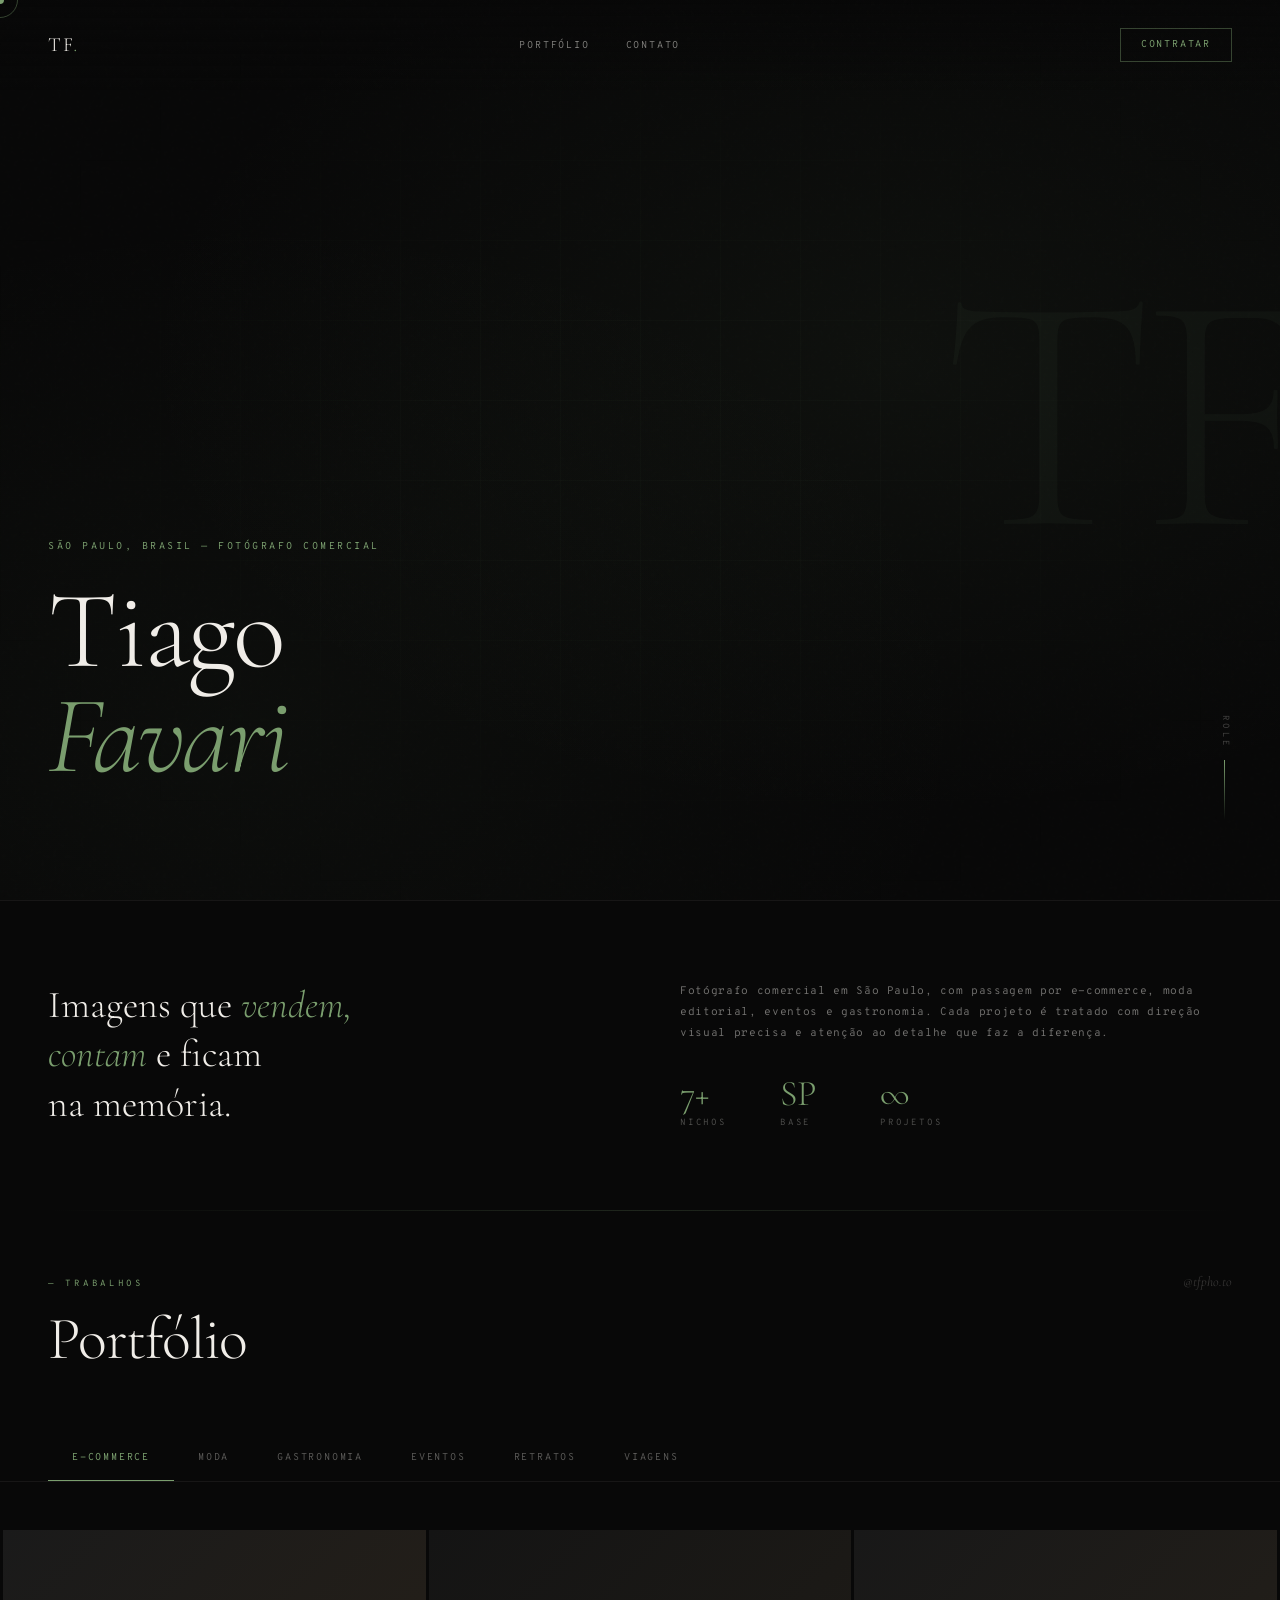
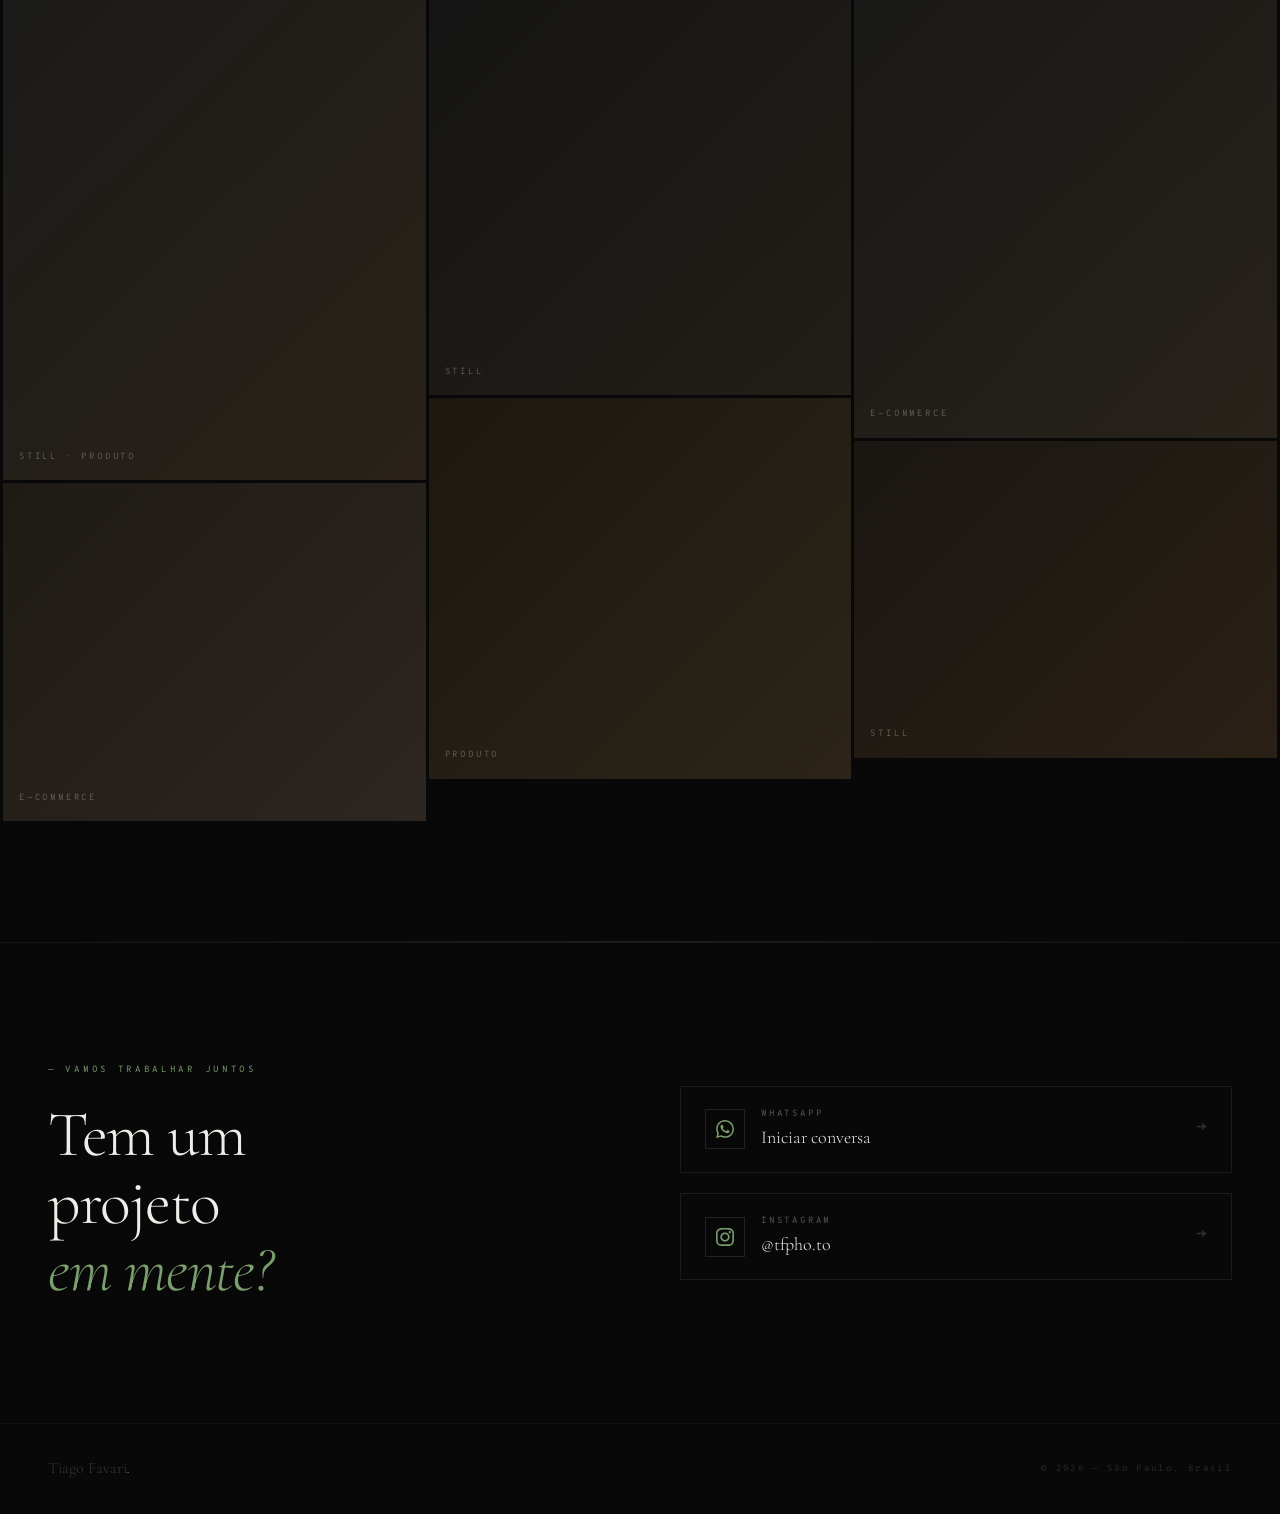
<file: uploads/tiago-favari-portfolio.html>
<!DOCTYPE html>
<html lang="pt-BR">
<head>
<meta charset="UTF-8">
<meta name="viewport" content="width=device-width, initial-scale=1.0">
<title>Tiago Favari — Fotografia</title>
<link rel="preconnect" href="https://fonts.googleapis.com">
<link href="https://fonts.googleapis.com/css2?family=Cormorant+Garamond:ital,wght@0,300;0,400;1,300;1,400&family=Overpass+Mono:wght@300;400&display=swap" rel="stylesheet">
<style>
  :root {
    --black: #080808;
    --white: #f0ede8;
    --gray: #1a1a1a;
    --gray-mid: #2e2e2e;
    --accent: #7a9e6e;
    --text-muted: #666;
    --font-serif: 'Cormorant Garamond', Georgia, serif;
    --font-mono: 'Overpass Mono', monospace;
  }

  *, *::before, *::after { box-sizing: border-box; margin: 0; padding: 0; }

  html { scroll-behavior: smooth; }

  body {
    background: var(--black);
    color: var(--white);
    font-family: var(--font-mono);
    font-size: 13px;
    line-height: 1.6;
    cursor: none;
    overflow-x: hidden;
  }

  /* CUSTOM CURSOR */
  .cursor {
    position: fixed;
    width: 8px; height: 8px;
    background: var(--accent);
    border-radius: 50%;
    pointer-events: none;
    z-index: 9999;
    transform: translate(-50%, -50%);
    transition: width 0.2s, height 0.2s, opacity 0.2s;
  }
  .cursor-ring {
    position: fixed;
    width: 36px; height: 36px;
    border: 1px solid rgba(122,158,110,0.4);
    border-radius: 50%;
    pointer-events: none;
    z-index: 9998;
    transform: translate(-50%, -50%);
    transition: transform 0.12s ease-out, width 0.2s, height 0.2s;
  }
  body:has(a:hover) .cursor, body:has(button:hover) .cursor { width: 14px; height: 14px; }
  body:has(a:hover) .cursor-ring, body:has(button:hover) .cursor-ring { width: 60px; height: 60px; }

  /* NAV */
  nav {
    position: fixed;
    top: 0; left: 0; right: 0;
    z-index: 100;
    display: flex;
    justify-content: space-between;
    align-items: center;
    padding: 28px 48px;
    mix-blend-mode: normal;
  }
  nav::before {
    content: '';
    position: absolute;
    inset: 0;
    background: linear-gradient(to bottom, rgba(8,8,8,0.95) 0%, transparent 100%);
    pointer-events: none;
  }
  .nav-logo {
    font-family: var(--font-serif);
    font-size: 20px;
    font-weight: 300;
    letter-spacing: 0.08em;
    color: var(--white);
    text-decoration: none;
    position: relative;
  }
  .nav-logo span { color: var(--accent); font-style: italic; }

  .nav-links {
    display: flex;
    gap: 36px;
    list-style: none;
    position: relative;
  }
  .nav-links a {
    font-family: var(--font-mono);
    font-size: 10px;
    letter-spacing: 0.18em;
    text-transform: uppercase;
    color: rgba(240,237,232,0.5);
    text-decoration: none;
    transition: color 0.3s;
  }
  .nav-links a:hover { color: var(--accent); }

  .nav-contact-btn {
    font-family: var(--font-mono);
    font-size: 10px;
    letter-spacing: 0.18em;
    text-transform: uppercase;
    color: var(--accent);
    background: transparent;
    border: 1px solid rgba(122,158,110,0.4);
    padding: 8px 20px;
    cursor: none;
    text-decoration: none;
    transition: background 0.3s, color 0.3s;
    position: relative;
  }
  .nav-contact-btn:hover {
    background: var(--accent);
    color: var(--black);
  }

  /* HERO */
  #hero {
    height: 100vh;
    display: flex;
    flex-direction: column;
    justify-content: flex-end;
    padding: 0 48px 80px;
    position: relative;
    overflow: hidden;
  }

  .hero-bg {
    position: absolute;
    inset: 0;
    background:
      radial-gradient(ellipse at 70% 40%, rgba(122,158,110,0.06) 0%, transparent 60%),
      radial-gradient(ellipse at 20% 80%, rgba(122,158,110,0.04) 0%, transparent 50%);
  }

  .hero-grid {
    position: absolute;
    inset: 0;
    background-image:
      linear-gradient(rgba(122,158,110,0.03) 1px, transparent 1px),
      linear-gradient(90deg, rgba(122,158,110,0.03) 1px, transparent 1px);
    background-size: 80px 80px;
    mask-image: radial-gradient(ellipse at center, black 20%, transparent 80%);
  }

  .hero-number {
    font-family: var(--font-serif);
    font-size: clamp(180px, 28vw, 340px);
    font-weight: 300;
    color: rgba(122,158,110,0.05);
    position: absolute;
    right: -20px;
    top: 50%;
    transform: translateY(-60%);
    line-height: 1;
    user-select: none;
    letter-spacing: -0.04em;
  }

  .hero-tag {
    font-family: var(--font-mono);
    font-size: 10px;
    letter-spacing: 0.25em;
    text-transform: uppercase;
    color: var(--accent);
    margin-bottom: 24px;
    opacity: 0;
    animation: fadeUp 0.8s ease forwards 0.3s;
  }

  .hero-title {
    font-family: var(--font-serif);
    font-size: clamp(52px, 9vw, 110px);
    font-weight: 300;
    line-height: 0.95;
    letter-spacing: -0.02em;
    margin-bottom: 32px;
    opacity: 0;
    animation: fadeUp 0.9s ease forwards 0.5s;
  }
  .hero-title em {
    font-style: italic;
    color: var(--accent);
  }

  .hero-desc {
    font-family: var(--font-mono);
    font-size: 11px;
    color: rgba(240,237,232,0.4);
    letter-spacing: 0.1em;
    max-width: 320px;
    opacity: 0;
    animation: fadeUp 0.9s ease forwards 0.7s;
  }

  .hero-scroll {
    position: absolute;
    right: 48px;
    bottom: 80px;
    writing-mode: vertical-rl;
    font-family: var(--font-mono);
    font-size: 9px;
    letter-spacing: 0.25em;
    text-transform: uppercase;
    color: rgba(240,237,232,0.25);
    display: flex;
    align-items: center;
    gap: 12px;
    opacity: 0;
    animation: fadeUp 1s ease forwards 1.2s;
  }
  .hero-scroll::after {
    content: '';
    display: block;
    width: 1px;
    height: 60px;
    background: linear-gradient(to bottom, var(--accent), transparent);
  }

  @keyframes fadeUp {
    from { opacity: 0; transform: translateY(30px); }
    to { opacity: 1; transform: translateY(0); }
  }

  /* ABOUT STRIP */
  .about-strip {
    padding: 80px 48px;
    display: grid;
    grid-template-columns: 1fr 1fr;
    gap: 80px;
    border-top: 1px solid rgba(240,237,232,0.06);
  }
  .about-left {
    font-family: var(--font-serif);
    font-size: clamp(26px, 3vw, 38px);
    font-weight: 300;
    line-height: 1.3;
    color: var(--white);
  }
  .about-left em { color: var(--accent); font-style: italic; }
  .about-right {
    display: flex;
    flex-direction: column;
    justify-content: center;
    gap: 24px;
  }
  .about-right p {
    font-family: var(--font-mono);
    font-size: 11px;
    color: rgba(240,237,232,0.45);
    line-height: 1.9;
    letter-spacing: 0.06em;
  }
  .stats {
    display: flex;
    gap: 48px;
    margin-top: 8px;
    align-items: flex-end;
  }
  .stats > div {
    display: flex;
    flex-direction: column;
    align-items: flex-start;
  }
  .stat-num {
    font-family: var(--font-serif);
    font-size: 36px;
    font-weight: 300;
    color: var(--accent);
    line-height: 1;
    min-width: 52px;
    display: inline-block;
    text-align: left;
  }
  .stat-label {
    font-family: var(--font-mono);
    font-size: 9px;
    letter-spacing: 0.2em;
    text-transform: uppercase;
    color: rgba(240,237,232,0.3);
    margin-top: 4px;
  }

  /* PORTFOLIO SECTION */
  .portfolio-section {
    padding: 0 0 120px;
  }

  .section-header {
    display: flex;
    align-items: baseline;
    justify-content: space-between;
    padding: 60px 48px 48px;
  }
  .section-label {
    font-family: var(--font-mono);
    font-size: 9px;
    letter-spacing: 0.3em;
    text-transform: uppercase;
    color: var(--accent);
  }
  .section-title {
    font-family: var(--font-serif);
    font-size: clamp(36px, 5vw, 60px);
    font-weight: 300;
    letter-spacing: -0.02em;
  }
  .section-count {
    font-family: var(--font-serif);
    font-size: 14px;
    color: rgba(240,237,232,0.2);
    font-style: italic;
  }

  /* CATEGORY TABS */
  .category-tabs {
    display: flex;
    gap: 0;
    padding: 0 48px;
    margin-bottom: 48px;
    border-bottom: 1px solid rgba(240,237,232,0.06);
    overflow-x: auto;
    scrollbar-width: none;
  }
  .category-tabs::-webkit-scrollbar { display: none; }

  .tab-btn {
    font-family: var(--font-mono);
    font-size: 10px;
    letter-spacing: 0.18em;
    text-transform: uppercase;
    color: rgba(240,237,232,0.35);
    background: none;
    border: none;
    border-bottom: 2px solid transparent;
    padding: 16px 24px;
    cursor: none;
    transition: color 0.3s, border-color 0.3s;
    white-space: nowrap;
    margin-bottom: -1px;
  }
  .tab-btn:hover { color: var(--white); }
  .tab-btn.active {
    color: var(--accent);
    border-bottom-color: var(--accent);
  }

  /* MASONRY GRID */
  .photo-grid {
    columns: 3;
    column-gap: 3px;
    padding: 0 3px;
  }
  @media (max-width: 900px) { .photo-grid { columns: 2; } }
  @media (max-width: 560px) { .photo-grid { columns: 1; } }

  .photo-item {
    break-inside: avoid;
    margin-bottom: 3px;
    position: relative;
    overflow: hidden;
    background: var(--gray);
    display: block;
  }
  .photo-item img {
    width: 100%;
    display: block;
    filter: grayscale(20%);
    transition: transform 0.6s cubic-bezier(0.25,0.46,0.45,0.94), filter 0.4s;
  }
  .photo-item:hover img {
    transform: scale(1.04);
    filter: grayscale(0%);
  }

  /* Placeholder photos with gradient */
  .photo-placeholder {
    width: 100%;
    display: block;
    background: var(--gray);
    position: relative;
    overflow: hidden;
  }
  .photo-placeholder::before {
    content: '';
    display: block;
  }
  .photo-placeholder::after {
    content: attr(data-label);
    position: absolute;
    bottom: 16px;
    left: 16px;
    font-family: var(--font-mono);
    font-size: 9px;
    letter-spacing: 0.2em;
    text-transform: uppercase;
    color: rgba(240,237,232,0.3);
  }

  .photo-overlay {
    position: absolute;
    inset: 0;
    background: linear-gradient(to top, rgba(8,8,8,0.7) 0%, transparent 50%);
    opacity: 0;
    transition: opacity 0.4s;
    display: flex;
    align-items: flex-end;
    padding: 20px;
  }
  .photo-item:hover .photo-overlay { opacity: 1; }
  .photo-caption {
    font-family: var(--font-serif);
    font-size: 15px;
    font-style: italic;
    color: var(--white);
    font-weight: 300;
  }

  /* Category panel */
  .category-panel { display: none; }
  .category-panel.active { display: block; }

  /* CONTACT SECTION */
  #contato {
    padding: 120px 48px;
    border-top: 1px solid rgba(240,237,232,0.06);
    display: grid;
    grid-template-columns: 1fr 1fr;
    gap: 80px;
    align-items: center;
  }
  .contact-left {}
  .contact-eyebrow {
    font-family: var(--font-mono);
    font-size: 9px;
    letter-spacing: 0.3em;
    text-transform: uppercase;
    color: var(--accent);
    margin-bottom: 24px;
  }
  .contact-headline {
    font-family: var(--font-serif);
    font-size: clamp(36px, 5vw, 64px);
    font-weight: 300;
    line-height: 1.05;
    letter-spacing: -0.02em;
  }
  .contact-headline em { color: var(--accent); font-style: italic; }

  .contact-links {
    display: flex;
    flex-direction: column;
    gap: 20px;
  }
  .contact-link {
    display: flex;
    align-items: center;
    gap: 16px;
    text-decoration: none;
    color: var(--white);
    padding: 20px 24px;
    border: 1px solid rgba(240,237,232,0.08);
    transition: border-color 0.3s, background 0.3s;
    position: relative;
    overflow: hidden;
  }
  .contact-link::before {
    content: '';
    position: absolute;
    left: 0; top: 0; bottom: 0;
    width: 0;
    background: rgba(122,158,110,0.06);
    transition: width 0.4s ease;
  }
  .contact-link:hover::before { width: 100%; }
  .contact-link:hover { border-color: rgba(122,158,110,0.3); }

  .contact-icon {
    width: 40px; height: 40px;
    border: 1px solid rgba(122,158,110,0.2);
    display: flex;
    align-items: center;
    justify-content: center;
    flex-shrink: 0;
  }
  .contact-icon svg { width: 18px; height: 18px; fill: var(--accent); }
  .contact-link-label {
    font-family: var(--font-mono);
    font-size: 9px;
    letter-spacing: 0.2em;
    text-transform: uppercase;
    color: rgba(240,237,232,0.35);
  }
  .contact-link-value {
    font-family: var(--font-serif);
    font-size: 18px;
    font-weight: 300;
    margin-top: 2px;
  }
  .contact-link-arrow {
    margin-left: auto;
    font-family: var(--font-mono);
    font-size: 18px;
    color: rgba(122,158,110,0.3);
    transition: color 0.3s, transform 0.3s;
  }
  .contact-link:hover .contact-link-arrow {
    color: var(--accent);
    transform: translateX(4px);
  }

  /* FOOTER */
  footer {
    padding: 32px 48px;
    border-top: 1px solid rgba(240,237,232,0.04);
    display: flex;
    justify-content: space-between;
    align-items: center;
  }
  .footer-logo {
    font-family: var(--font-serif);
    font-size: 16px;
    font-weight: 300;
    color: rgba(240,237,232,0.2);
  }
  .footer-logo span { color: var(--accent); font-style: italic; }
  .footer-copy {
    font-family: var(--font-mono);
    font-size: 9px;
    letter-spacing: 0.15em;
    color: rgba(240,237,232,0.15);
  }

  /* DIVIDER */
  .divider {
    height: 1px;
    background: linear-gradient(to right, transparent, rgba(122,158,110,0.2), transparent);
    margin: 0 48px;
  }

  /* NOISE OVERLAY */
  body::before {
    content: '';
    position: fixed;
    inset: 0;
    background-image: url("data:image/svg+xml,%3Csvg viewBox='0 0 256 256' xmlns='http://www.w3.org/2000/svg'%3E%3Cfilter id='noise'%3E%3CfeTurbulence type='fractalNoise' baseFrequency='0.9' numOctaves='4' stitchTiles='stitch'/%3E%3C/filter%3E%3Crect width='100%25' height='100%25' filter='url(%23noise)' opacity='0.03'/%3E%3C/svg%3E");
    pointer-events: none;
    z-index: 9997;
    opacity: 0.35;
  }

  /* RESPONSIVE */
  @media (max-width: 768px) {
    body { cursor: auto; }
    .cursor, .cursor-ring { display: none; }
    .tab-btn { cursor: pointer; }
    .nav-contact-btn { cursor: pointer; }

    nav { padding: 20px 24px; }
    .nav-links { display: none; }

    #hero { padding: 0 24px 60px; }
    .hero-number { font-size: 38vw; right: -10px; }
    .hero-scroll { display: none; }

    .about-strip { grid-template-columns: 1fr; gap: 40px; padding: 60px 24px; }
    .section-header { padding: 40px 24px 32px; flex-wrap: wrap; gap: 8px; }

    .category-tabs { padding: 0 16px; -webkit-overflow-scrolling: touch; }
    .tab-btn { padding: 14px 16px; font-size: 9px; }

    .photo-grid { columns: 2; column-gap: 2px; padding: 0 2px; }
    .photo-item { margin-bottom: 2px; }

    #contato { grid-template-columns: 1fr; gap: 40px; padding: 60px 24px; }
    .contact-link { padding: 16px 18px; cursor: pointer; }

    footer { padding: 24px; flex-direction: column; gap: 12px; text-align: center; }
    .divider { margin: 0 24px; }
    .stats { gap: 32px; }
  }

  @media (max-width: 400px) {
    .photo-grid { columns: 1; }
    .hero-title { font-size: 52px; }
    .about-left { font-size: 24px; }
  }
</style>
</head>
<body>

<div class="cursor" id="cursor"></div>
<div class="cursor-ring" id="cursorRing"></div>

<!-- NAV -->
<nav>
  <a href="#hero" class="nav-logo">TF<span>.</span></a>
  <ul class="nav-links">
    <li><a href="#portfolio">Portfólio</a></li>
    <li><a href="#contato">Contato</a></li>
  </ul>
  <a href="#contato" class="nav-contact-btn">Contratar</a>
</nav>

<!-- HERO -->
<section id="hero">
  <div class="hero-bg"></div>
  <div class="hero-grid"></div>
  <div class="hero-number">TF</div>

  <div class="hero-tag">São Paulo, Brasil — Fotógrafo Comercial</div>
  <h1 class="hero-title">
    Tiago<br><em>Favari</em>
  </h1>

  <div class="hero-scroll">Role</div>
</section>

<!-- ABOUT -->
<div class="about-strip">
  <div class="about-left">
    Imagens que <em>vendem,<br>contam</em> e ficam<br>na memória.
  </div>
  <div class="about-right">
    <p>Fotógrafo comercial em São Paulo, com passagem por e-commerce, moda editorial, eventos e gastronomia. Cada projeto é tratado com direção visual precisa e atenção ao detalhe que faz a diferença.</p>
    <div class="stats">
      <div>
        <div class="stat-num">7+</div>
        <div class="stat-label">Nichos</div>
      </div>
      <div>
        <div class="stat-num">SP</div>
        <div class="stat-label">Base</div>
      </div>
      <div>
        <div class="stat-num">∞</div>
        <div class="stat-label">Projetos</div>
      </div>
    </div>
  </div>
</div>

<div class="divider"></div>

<!-- PORTFOLIO -->
<section class="portfolio-section" id="portfolio">
  <div class="section-header">
    <div>
      <div class="section-label">— Trabalhos</div>
      <h2 class="section-title">Portfólio</h2>
    </div>
    <div class="section-count">@tfpho.to</div>
  </div>

  <div class="category-tabs">
    <button class="tab-btn active" onclick="switchTab(this, 'ecommerce')">E-commerce</button>
    <button class="tab-btn" onclick="switchTab(this, 'moda')">Moda</button>
    <button class="tab-btn" onclick="switchTab(this, 'gastronomia')">Gastronomia</button>
    <button class="tab-btn" onclick="switchTab(this, 'eventos')">Eventos</button>
    <button class="tab-btn" onclick="switchTab(this, 'retratos')">Retratos</button>
    <button class="tab-btn" onclick="switchTab(this, 'viagens')">Viagens</button>
  </div>

  <!-- E-COMMERCE -->
  <div class="category-panel active" id="panel-ecommerce">
    <div class="photo-grid">
      <div class="photo-item">
        <div class="photo-placeholder" style="background: linear-gradient(135deg, #1a1a1a 0%, #2a2218 100%); padding-bottom: 130%;" data-label="Still · Produto"></div>
        <div class="photo-overlay"><div class="photo-caption">Still Life</div></div>
      </div>
      <div class="photo-item">
        <div class="photo-placeholder" style="background: linear-gradient(135deg, #1e1a14 0%, #2e2620 100%); padding-bottom: 80%;" data-label="E-commerce"></div>
        <div class="photo-overlay"><div class="photo-caption">Produto</div></div>
      </div>
      <div class="photo-item">
        <div class="photo-placeholder" style="background: linear-gradient(135deg, #141414 0%, #221e18 100%); padding-bottom: 110%;" data-label="Still"></div>
        <div class="photo-overlay"><div class="photo-caption">Packshot</div></div>
      </div>
      <div class="photo-item">
        <div class="photo-placeholder" style="background: linear-gradient(135deg, #1c1810 0%, #2c2418 100%); padding-bottom: 90%;" data-label="Produto"></div>
        <div class="photo-overlay"><div class="photo-caption">Still</div></div>
      </div>
      <div class="photo-item">
        <div class="photo-placeholder" style="background: linear-gradient(135deg, #181818 0%, #28221a 100%); padding-bottom: 120%;" data-label="E-commerce"></div>
        <div class="photo-overlay"><div class="photo-caption">E-commerce</div></div>
      </div>
      <div class="photo-item">
        <div class="photo-placeholder" style="background: linear-gradient(135deg, #1a1612 0%, #2a2016 100%); padding-bottom: 75%;" data-label="Still"></div>
        <div class="photo-overlay"><div class="photo-caption">Produto</div></div>
      </div>
    </div>
  </div>

  <!-- MODA -->
  <div class="category-panel" id="panel-moda">
    <div class="photo-grid">
      <div class="photo-item">
        <div class="photo-placeholder" style="background: linear-gradient(135deg, #141020 0%, #1e182c 100%); padding-bottom: 140%;" data-label="Moda"></div>
        <div class="photo-overlay"><div class="photo-caption">Editorial</div></div>
      </div>
      <div class="photo-item">
        <div class="photo-placeholder" style="background: linear-gradient(135deg, #1a1424 0%, #241c30 100%); padding-bottom: 85%;" data-label="Moda"></div>
        <div class="photo-overlay"><div class="photo-caption">Lookbook</div></div>
      </div>
      <div class="photo-item">
        <div class="photo-placeholder" style="background: linear-gradient(135deg, #18121e 0%, #221a28 100%); padding-bottom: 115%;" data-label="Fashion"></div>
        <div class="photo-overlay"><div class="photo-caption">Fashion</div></div>
      </div>
      <div class="photo-item">
        <div class="photo-placeholder" style="background: linear-gradient(135deg, #120e1c 0%, #1c1626 100%); padding-bottom: 95%;" data-label="Moda"></div>
        <div class="photo-overlay"><div class="photo-caption">Moda</div></div>
      </div>
      <div class="photo-item">
        <div class="photo-placeholder" style="background: linear-gradient(135deg, #161222 0%, #20182e 100%); padding-bottom: 130%;" data-label="Editorial"></div>
        <div class="photo-overlay"><div class="photo-caption">Editorial</div></div>
      </div>
      <div class="photo-item">
        <div class="photo-placeholder" style="background: linear-gradient(135deg, #1c1628 0%, #261e32 100%); padding-bottom: 78%;" data-label="Fashion"></div>
        <div class="photo-overlay"><div class="photo-caption">Fashion</div></div>
      </div>
    </div>
  </div>

  <!-- GASTRONOMIA -->
  <div class="category-panel" id="panel-gastronomia">
    <div class="photo-grid">
      <div class="photo-item">
        <div class="photo-placeholder" style="background: linear-gradient(135deg, #1a1008 0%, #2a1a0e 100%); padding-bottom: 110%;" data-label="Food"></div>
        <div class="photo-overlay"><div class="photo-caption">Gastronomia</div></div>
      </div>
      <div class="photo-item">
        <div class="photo-placeholder" style="background: linear-gradient(135deg, #180e06 0%, #281610 100%); padding-bottom: 80%;" data-label="Bebidas"></div>
        <div class="photo-overlay"><div class="photo-caption">Bebidas</div></div>
      </div>
      <div class="photo-item">
        <div class="photo-placeholder" style="background: linear-gradient(135deg, #1c120a 0%, #2c1c12 100%); padding-bottom: 125%;" data-label="Food"></div>
        <div class="photo-overlay"><div class="photo-caption">Food</div></div>
      </div>
      <div class="photo-item">
        <div class="photo-placeholder" style="background: linear-gradient(135deg, #161008 0%, #22180e 100%); padding-bottom: 90%;" data-label="Restaurante"></div>
        <div class="photo-overlay"><div class="photo-caption">Restaurante</div></div>
      </div>
      <div class="photo-item">
        <div class="photo-placeholder" style="background: linear-gradient(135deg, #1a140c 0%, #281c10 100%); padding-bottom: 105%;" data-label="Food"></div>
        <div class="photo-overlay"><div class="photo-caption">Food</div></div>
      </div>
      <div class="photo-item">
        <div class="photo-placeholder" style="background: linear-gradient(135deg, #140e06 0%, #201408 100%); padding-bottom: 75%;" data-label="Gastronomia"></div>
        <div class="photo-overlay"><div class="photo-caption">Gastronomia</div></div>
      </div>
    </div>
  </div>

  <!-- EVENTOS -->
  <div class="category-panel" id="panel-eventos">
    <div class="photo-grid">
      <div class="photo-item">
        <div class="photo-placeholder" style="background: linear-gradient(135deg, #0e0e1a 0%, #181828 100%); padding-bottom: 115%;" data-label="Eventos"></div>
        <div class="photo-overlay"><div class="photo-caption">Evento</div></div>
      </div>
      <div class="photo-item">
        <div class="photo-placeholder" style="background: linear-gradient(135deg, #0c0c18 0%, #161624 100%); padding-bottom: 82%;" data-label="Evento"></div>
        <div class="photo-overlay"><div class="photo-caption">Show</div></div>
      </div>
      <div class="photo-item">
        <div class="photo-placeholder" style="background: linear-gradient(135deg, #10101c 0%, #1a1a2a 100%); padding-bottom: 108%;" data-label="Balada"></div>
        <div class="photo-overlay"><div class="photo-caption">Balada</div></div>
      </div>
      <div class="photo-item">
        <div class="photo-placeholder" style="background: linear-gradient(135deg, #0e0e1e 0%, #18182c 100%); padding-bottom: 95%;" data-label="Evento"></div>
        <div class="photo-overlay"><div class="photo-caption">Corporativo</div></div>
      </div>
      <div class="photo-item">
        <div class="photo-placeholder" style="background: linear-gradient(135deg, #12121e 0%, #1c1c2c 100%); padding-bottom: 120%;" data-label="Evento"></div>
        <div class="photo-overlay"><div class="photo-caption">Evento</div></div>
      </div>
      <div class="photo-item">
        <div class="photo-placeholder" style="background: linear-gradient(135deg, #0a0a16 0%, #141420 100%); padding-bottom: 72%;" data-label="Show"></div>
        <div class="photo-overlay"><div class="photo-caption">Show</div></div>
      </div>
    </div>
  </div>

  <!-- RETRATOS -->
  <div class="category-panel" id="panel-retratos">
    <div class="photo-grid">
      <div class="photo-item">
        <div class="photo-placeholder" style="background: linear-gradient(135deg, #181414 0%, #261e1e 100%); padding-bottom: 135%;" data-label="Retrato"></div>
        <div class="photo-overlay"><div class="photo-caption">Retrato</div></div>
      </div>
      <div class="photo-item">
        <div class="photo-placeholder" style="background: linear-gradient(135deg, #141010 0%, #221a1a 100%); padding-bottom: 85%;" data-label="Pessoas"></div>
        <div class="photo-overlay"><div class="photo-caption">Pessoas</div></div>
      </div>
      <div class="photo-item">
        <div class="photo-placeholder" style="background: linear-gradient(135deg, #1a1616 0%, #281e1e 100%); padding-bottom: 112%;" data-label="Retrato"></div>
        <div class="photo-overlay"><div class="photo-caption">Retrato</div></div>
      </div>
      <div class="photo-item">
        <div class="photo-placeholder" style="background: linear-gradient(135deg, #161212 0%, #241c1c 100%); padding-bottom: 90%;" data-label="Pessoas"></div>
        <div class="photo-overlay"><div class="photo-caption">Pessoas</div></div>
      </div>
      <div class="photo-item">
        <div class="photo-placeholder" style="background: linear-gradient(135deg, #1c1818 0%, #2a2020 100%); padding-bottom: 125%;" data-label="Retrato"></div>
        <div class="photo-overlay"><div class="photo-caption">Retrato</div></div>
      </div>
      <div class="photo-item">
        <div class="photo-placeholder" style="background: linear-gradient(135deg, #121010 0%, #201818 100%); padding-bottom: 78%;" data-label="Pessoas"></div>
        <div class="photo-overlay"><div class="photo-caption">Pessoas</div></div>
      </div>
    </div>
  </div>

  <!-- VIAGENS -->
  <div class="category-panel" id="panel-viagens">
    <div class="photo-grid">
      <div class="photo-item">
        <div class="photo-placeholder" style="background: linear-gradient(135deg, #0c1418 0%, #142028 100%); padding-bottom: 75%;" data-label="Viagens"></div>
        <div class="photo-overlay"><div class="photo-caption">Viagem</div></div>
      </div>
      <div class="photo-item">
        <div class="photo-placeholder" style="background: linear-gradient(135deg, #0e1620 0%, #16222e 100%); padding-bottom: 110%;" data-label="Arquitetura"></div>
        <div class="photo-overlay"><div class="photo-caption">Arquitetura</div></div>
      </div>
      <div class="photo-item">
        <div class="photo-placeholder" style="background: linear-gradient(135deg, #101820 0%, #182430 100%); padding-bottom: 80%;" data-label="Viagens"></div>
        <div class="photo-overlay"><div class="photo-caption">Paisagem</div></div>
      </div>
      <div class="photo-item">
        <div class="photo-placeholder" style="background: linear-gradient(135deg, #0c1218 0%, #141e28 100%); padding-bottom: 100%;" data-label="Arquitetura"></div>
        <div class="photo-overlay"><div class="photo-caption">Arquitetura</div></div>
      </div>
      <div class="photo-item">
        <div class="photo-placeholder" style="background: linear-gradient(135deg, #0e1418 0%, #161e24 100%); padding-bottom: 73%;" data-label="Viagens"></div>
        <div class="photo-overlay"><div class="photo-caption">Viagem</div></div>
      </div>
      <div class="photo-item">
        <div class="photo-placeholder" style="background: linear-gradient(135deg, #121820 0%, #1a242c 100%); padding-bottom: 92%;" data-label="Arquitetura"></div>
        <div class="photo-overlay"><div class="photo-caption">Arquitetura</div></div>
      </div>
    </div>
  </div>
</section>

<div class="divider"></div>

<!-- CONTACT -->
<section id="contato">
  <div class="contact-left">
    <div class="contact-eyebrow">— Vamos trabalhar juntos</div>
    <h2 class="contact-headline">
      Tem um<br>projeto<br><em>em mente?</em>
    </h2>
  </div>
  <div class="contact-links">
    <a href="https://wa.me/5519991547951" target="_blank" class="contact-link">
      <div class="contact-icon">
        <svg viewBox="0 0 24 24" xmlns="http://www.w3.org/2000/svg"><path d="M17.472 14.382c-.297-.149-1.758-.867-2.03-.967-.273-.099-.471-.148-.67.15-.197.297-.767.966-.94 1.164-.173.199-.347.223-.644.075-.297-.15-1.255-.463-2.39-1.475-.883-.788-1.48-1.761-1.653-2.059-.173-.297-.018-.458.13-.606.134-.133.298-.347.446-.52.149-.174.198-.298.298-.497.099-.198.05-.371-.025-.52-.075-.149-.669-1.612-.916-2.207-.242-.579-.487-.5-.669-.51-.173-.008-.371-.01-.57-.01-.198 0-.52.074-.792.372-.272.297-1.04 1.016-1.04 2.479 0 1.462 1.065 2.875 1.213 3.074.149.198 2.096 3.2 5.077 4.487.709.306 1.262.489 1.694.625.712.227 1.36.195 1.871.118.571-.085 1.758-.719 2.006-1.413.248-.694.248-1.289.173-1.413-.074-.124-.272-.198-.57-.347m-5.421 7.403h-.004a9.87 9.87 0 01-5.031-1.378l-.361-.214-3.741.982.998-3.648-.235-.374a9.86 9.86 0 01-1.51-5.26c.001-5.45 4.436-9.884 9.888-9.884 2.64 0 5.122 1.03 6.988 2.898a9.825 9.825 0 012.893 6.994c-.003 5.45-4.437 9.884-9.885 9.884m8.413-18.297A11.815 11.815 0 0012.05 0C5.495 0 .16 5.335.157 11.892c0 2.096.547 4.142 1.588 5.945L.057 24l6.305-1.654a11.882 11.882 0 005.683 1.448h.005c6.554 0 11.89-5.335 11.893-11.893a11.821 11.821 0 00-3.48-8.413z"/></svg>
      </div>
      <div>
        <div class="contact-link-label">WhatsApp</div>
        <div class="contact-link-value">Iniciar conversa</div>
      </div>
      <div class="contact-link-arrow">→</div>
    </a>
    <a href="https://www.instagram.com/tfpho.to" target="_blank" class="contact-link">
      <div class="contact-icon">
        <svg viewBox="0 0 24 24" xmlns="http://www.w3.org/2000/svg"><path d="M12 2.163c3.204 0 3.584.012 4.85.07 3.252.148 4.771 1.691 4.919 4.919.058 1.265.069 1.645.069 4.849 0 3.205-.012 3.584-.069 4.849-.149 3.225-1.664 4.771-4.919 4.919-1.266.058-1.644.07-4.85.07-3.204 0-3.584-.012-4.849-.07-3.26-.149-4.771-1.699-4.919-4.92-.058-1.265-.07-1.644-.07-4.849 0-3.204.013-3.583.07-4.849.149-3.227 1.664-4.771 4.919-4.919 1.266-.057 1.645-.069 4.849-.069zm0-2.163c-3.259 0-3.667.014-4.947.072-4.358.2-6.78 2.618-6.98 6.98-.059 1.281-.073 1.689-.073 4.948 0 3.259.014 3.668.072 4.948.2 4.358 2.618 6.78 6.98 6.98 1.281.058 1.689.072 4.948.072 3.259 0 3.668-.014 4.948-.072 4.354-.2 6.782-2.618 6.979-6.98.059-1.28.073-1.689.073-4.948 0-3.259-.014-3.667-.072-4.947-.196-4.354-2.617-6.78-6.979-6.98-1.281-.059-1.69-.073-4.949-.073zm0 5.838c-3.403 0-6.162 2.759-6.162 6.162s2.759 6.163 6.162 6.163 6.162-2.759 6.162-6.163c0-3.403-2.759-6.162-6.162-6.162zm0 10.162c-2.209 0-4-1.79-4-4 0-2.209 1.791-4 4-4s4 1.791 4 4c0 2.21-1.791 4-4 4zm6.406-11.845c-.796 0-1.441.645-1.441 1.44s.645 1.44 1.441 1.44c.795 0 1.439-.645 1.439-1.44s-.644-1.44-1.439-1.44z"/></svg>
      </div>
      <div>
        <div class="contact-link-label">Instagram</div>
        <div class="contact-link-value">@tfpho.to</div>
      </div>
      <div class="contact-link-arrow">→</div>
    </a>
  </div>
</section>

<!-- FOOTER -->
<footer>
  <div class="footer-logo">Tiago Favari<span>.</span></div>
  <div class="footer-copy">© 2026 — São Paulo, Brasil</div>
</footer>

<script>
  // Cursor
  const cursor = document.getElementById('cursor');
  const ring = document.getElementById('cursorRing');
  let mx = 0, my = 0, rx = 0, ry = 0;
  document.addEventListener('mousemove', e => { mx = e.clientX; my = e.clientY; });
  function animateCursor() {
    cursor.style.left = mx + 'px'; cursor.style.top = my + 'px';
    rx += (mx - rx) * 0.12; ry += (my - ry) * 0.12;
    ring.style.left = rx + 'px'; ring.style.top = ry + 'px';
    requestAnimationFrame(animateCursor);
  }
  animateCursor();

  // Tabs
  function switchTab(btn, panelId) {
    document.querySelectorAll('.tab-btn').forEach(b => b.classList.remove('active'));
    document.querySelectorAll('.category-panel').forEach(p => p.classList.remove('active'));
    btn.classList.add('active');
    document.getElementById('panel-' + panelId).classList.add('active');
  }

  // Scroll reveal
  const observer = new IntersectionObserver(entries => {
    entries.forEach(e => {
      if (e.isIntersecting) { e.target.style.opacity = '1'; e.target.style.transform = 'translateY(0)'; }
    });
  }, { threshold: 0.1 });

  document.querySelectorAll('.about-strip, .section-header, .contact-link').forEach(el => {
    el.style.opacity = '0';
    el.style.transform = 'translateY(24px)';
    el.style.transition = 'opacity 0.7s ease, transform 0.7s ease';
    observer.observe(el);
  });
</script>
</body>
</html>
</file>
